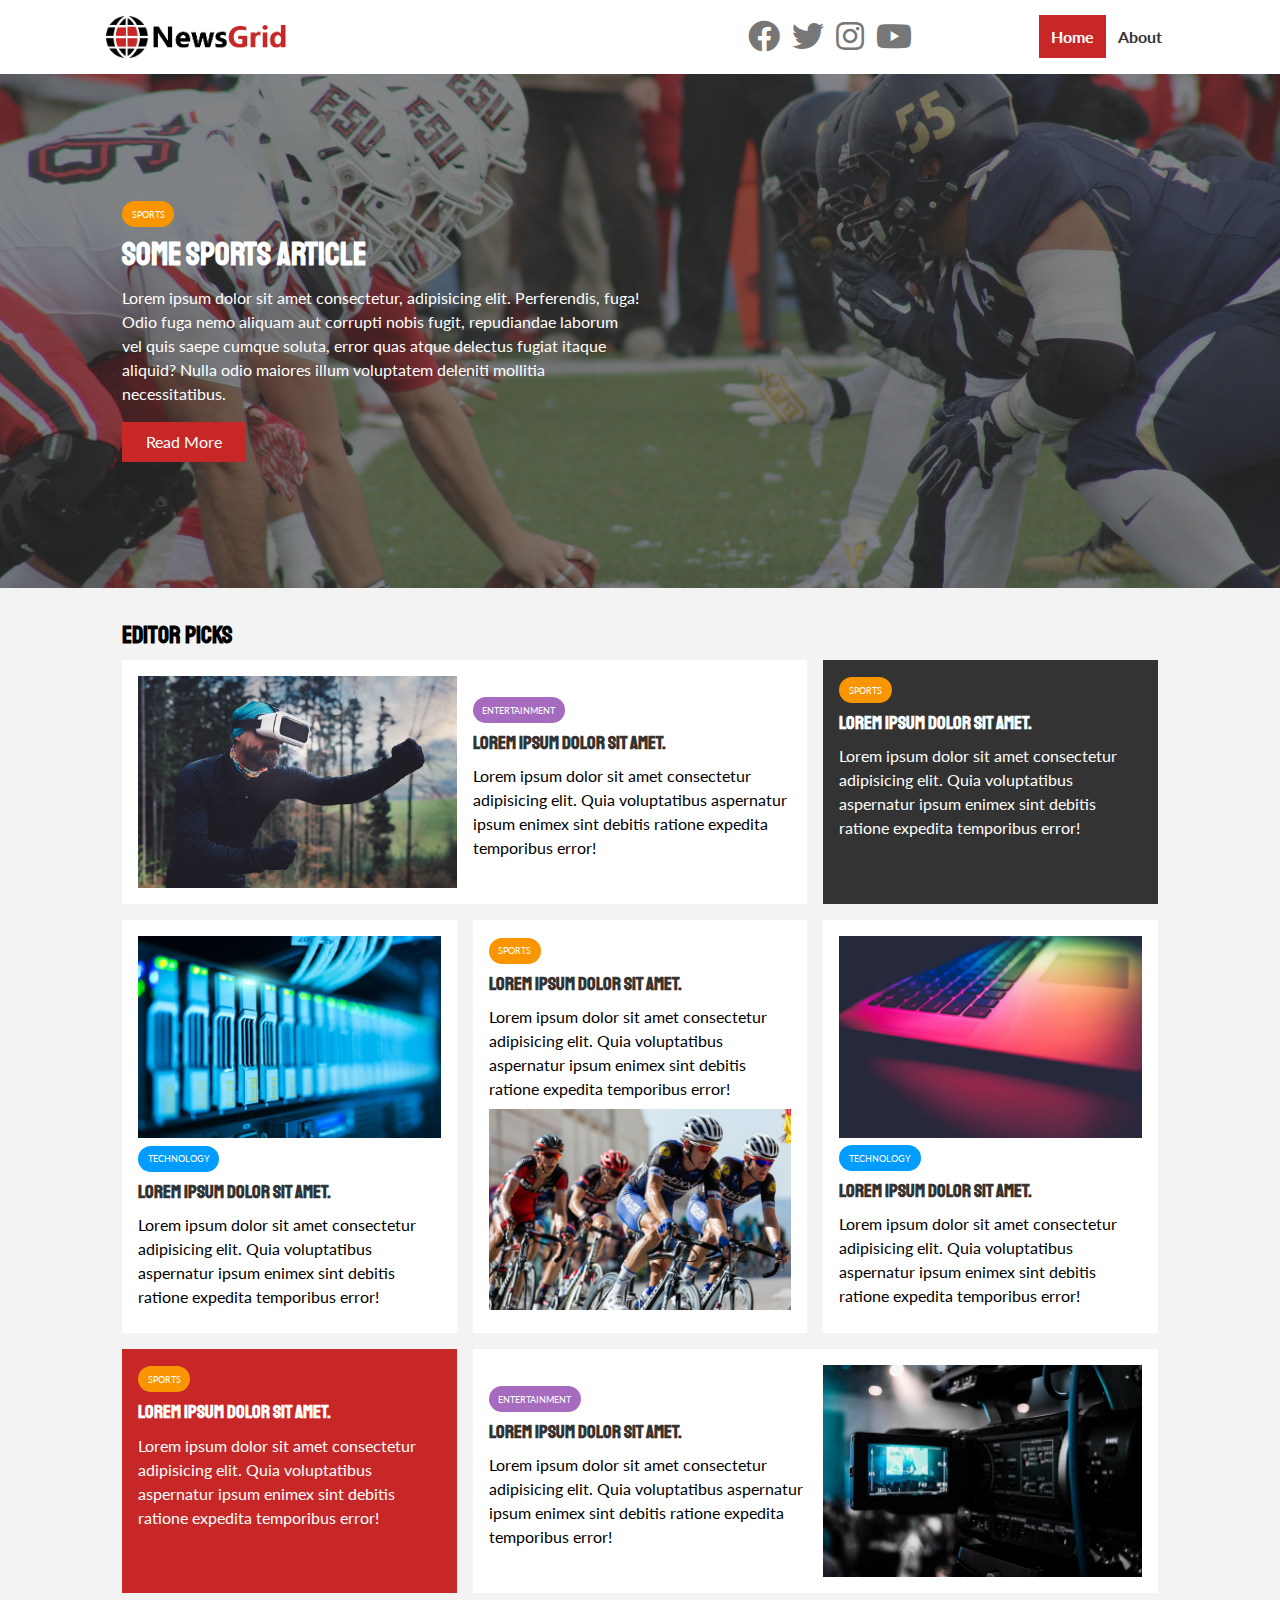
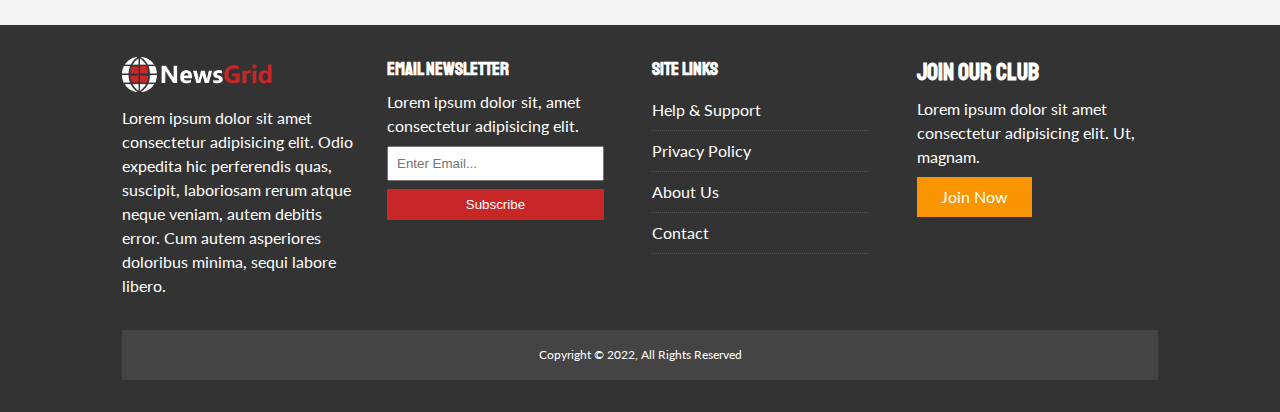
<file: index.html>
<!DOCTYPE html>
<html lang="en">
  <head>
    <meta charset="UTF-8" />
    <meta http-equiv="X-UA-Compatible" content="IE=edge" />
    <meta name="viewport" content="width=device-width, initial-scale=1.0" />
    <link
      rel="stylesheet"
      href="https://cdnjs.cloudflare.com/ajax/libs/font-awesome/5.6.3/css/all.css" />
    <link
      href="https://fonts.googleapis.com/css2?family=Lato&family=Staatliches&display=swap"
      rel="stylesheet" />
    <link rel="stylesheet" href="css/style.css" />
    <link
      rel="stylesheet"
      media="screen and (max-width: 768px)"
      href="css/mobile.css" />
    <link rel="shortcut icon" type="image/x-icon" href="favicon.ico" />
    <title>NewsGrid | Latest News</title>
  </head>

  <body>
    <nav id="main-nav">
      <div class="container">
        <img src="img/logo.png" alt="NewsGrid" class="logo" />
        <div class="social">
          <a href="http://facebook.com" target="_blank"
            ><i class="fab fa-facebook fa-2x"></i
          ></a>
          <a href="http://twitter.com" target="_blank"
            ><i class="fab fa-twitter fa-2x"></i
          ></a>
          <a href="http://instagram.com" target="_blank"
            ><i class="fab fa-instagram fa-2x"></i
          ></a>
          <a href="http://youtube.com" target="_blank"
            ><i class="fab fa-youtube fa-2x"></i
          ></a>
        </div>
        <ul>
          <li><a href="index.html" class="current">Home</a></li>
          <li><a href="about.html">About</a></li>
        </ul>
      </div>
    </nav>

    <!-- Showcase -->
    <header id="showcase">
      <div class="container">
        <div class="showcase-container">
          <div class="showcase-content">
            <div class="category category-sports">Sports</div>
            <h1>Some Sports Article</h1>
            <p>
              Lorem ipsum dolor sit amet consectetur, adipisicing elit.
              Perferendis, fuga! Odio fuga nemo aliquam aut corrupti nobis
              fugit, repudiandae laborum vel quis saepe cumque soluta, error
              quas atque delectus fugiat itaque aliquid? Nulla odio maiores
              illum voluptatem deleniti mollitia necessitatibus.
            </p>
            <a href="article.html" class="btn btn-primary">Read More</a>
          </div>
        </div>
      </div>
    </header>

    <!-- Home Articles -->
    <section id="home-articles" class="py-2">
      <div class="container">
        <h2>Editor Picks</h2>
        <div class="articles-container">
          <article class="card">
            <img src="img/articles/ent1.jpg" alt="" />
            <div>
              <div class="category category-ent">Entertainment</div>
              <h3>
                <a href="article.html">Lorem ipsum dolor sit amet.</a>
              </h3>
              <p>
                Lorem ipsum dolor sit amet consectetur adipisicing elit. Quia
                voluptatibus aspernatur ipsum enimex sint debitis ratione
                expedita temporibus error!
              </p>
            </div>
          </article>

          <article class="card bg-dark">
            <div class="category category-sports">Sports</div>
            <h3>
              <a href="article.html">Lorem ipsum dolor sit amet.</a>
            </h3>
            <p>
              Lorem ipsum dolor sit amet consectetur adipisicing elit. Quia
              voluptatibus aspernatur ipsum enimex sint debitis ratione expedita
              temporibus error!
            </p>
          </article>

          <article class="card">
            <img src="img/articles/tech1.jpg" alt="" />
            <div class="category category-tech">Technology</div>
            <h3>
              <a href="article.html">Lorem ipsum dolor sit amet.</a>
            </h3>
            <p>
              Lorem ipsum dolor sit amet consectetur adipisicing elit. Quia
              voluptatibus aspernatur ipsum enimex sint debitis ratione expedita
              temporibus error!
            </p>
          </article>

          <article class="card">
            <div class="category category-sports">Sports</div>
            <h3>
              <a href="article.html">Lorem ipsum dolor sit amet.</a>
            </h3>
            <p>
              Lorem ipsum dolor sit amet consectetur adipisicing elit. Quia
              voluptatibus aspernatur ipsum enimex sint debitis ratione expedita
              temporibus error!
            </p>
            <img src="img/articles/sports1.jpg" alt="" />
          </article>

          <article class="card">
            <img src="img/articles/tech2.jpg" alt="" />
            <div class="category category-tech">Technology</div>
            <h3>
              <a href="article.html">Lorem ipsum dolor sit amet.</a>
            </h3>
            <p>
              Lorem ipsum dolor sit amet consectetur adipisicing elit. Quia
              voluptatibus aspernatur ipsum enimex sint debitis ratione expedita
              temporibus error!
            </p>
          </article>

          <article class="card bg-primary">
            <div class="category category-sports">Sports</div>
            <h3>
              <a href="article.html">Lorem ipsum dolor sit amet.</a>
            </h3>
            <p>
              Lorem ipsum dolor sit amet consectetur adipisicing elit. Quia
              voluptatibus aspernatur ipsum enimex sint debitis ratione expedita
              temporibus error!
            </p>
          </article>

          <article class="card">
            <div>
              <div class="category category-ent">Entertainment</div>
              <h3>
                <a href="article.html">Lorem ipsum dolor sit amet.</a>
              </h3>
              <p>
                Lorem ipsum dolor sit amet consectetur adipisicing elit. Quia
                voluptatibus aspernatur ipsum enimex sint debitis ratione
                expedita temporibus error!
              </p>
            </div>
            <img src="img/articles/ent2.jpg" alt="" />
          </article>
        </div>
      </div>
    </section>

    <!-- Footer -->
    <footer id="main-footer" class="py-2">
      <div class="container footer-container">
        <div>
          <img src="img/logo_light.png" alt="NewsGrid" />
          <p>
            Lorem ipsum dolor sit amet consectetur adipisicing elit. Odio
            expedita hic perferendis quas, suscipit, laboriosam rerum atque
            neque veniam, autem debitis error. Cum autem asperiores doloribus
            minima, sequi labore libero.
          </p>
        </div>
        <div>
          <h3>Email Newsletter</h3>
          <p>Lorem ipsum dolor sit, amet consectetur adipisicing elit.</p>
          <form name="contact" method="POST" data-netlify="true">
            <input
              type="email"
              name="email"
              id=""
              placeholder="Enter Email..." />
            <input type="submit" value="Subscribe" class="btn btn-primary" />
          </form>
        </div>
        <div>
          <h3>Site Links</h3>
          <ul class="list">
            <li><a href="#">Help & Support</a></li>
            <li><a href="#">Privacy Policy</a></li>
            <li><a href="#">About Us</a></li>
            <li><a href="#">Contact</a></li>
          </ul>
        </div>
        <div>
          <h2>Join Our Club</h2>
          <p>
            Lorem ipsum dolor sit amet consectetur adipisicing elit. Ut, magnam.
          </p>
          <a href="#" class="btn btn-secondary">Join Now</a>
        </div>
        <div>
          <p>Copyright &copy; 2022, All Rights Reserved</p>
        </div>
      </div>
    </footer>
  </body>
</html>
</file>
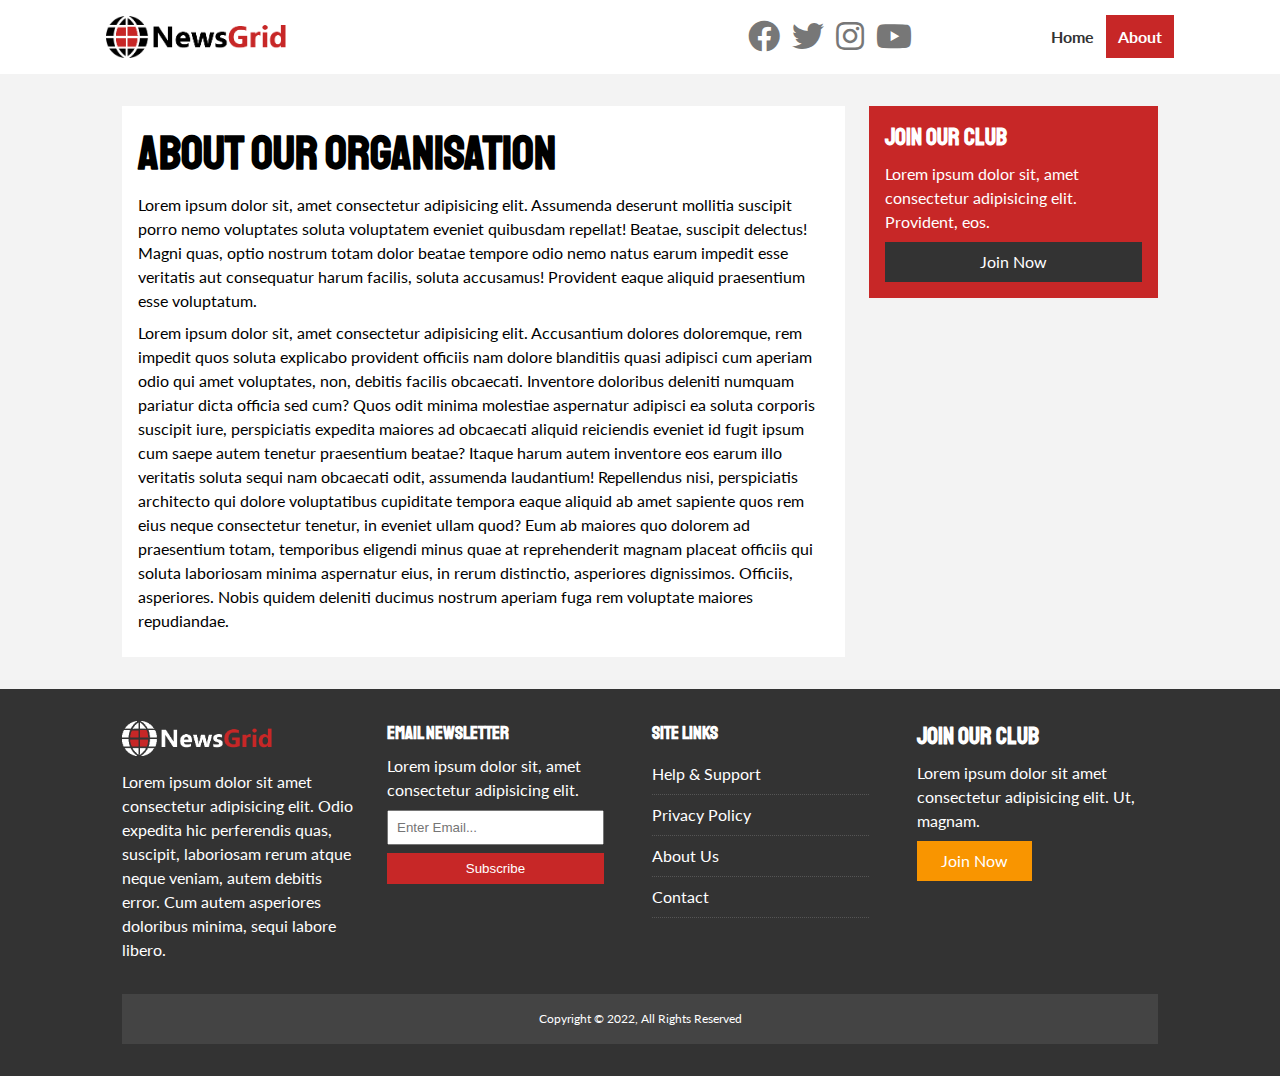
<file: about.html>
<!DOCTYPE html>
<html lang="en">
  <head>
    <meta charset="UTF-8" />
    <meta http-equiv="X-UA-Compatible" content="IE=edge" />
    <meta name="viewport" content="width=device-width, initial-scale=1.0" />
    <link
      rel="stylesheet"
      href="https://cdnjs.cloudflare.com/ajax/libs/font-awesome/5.6.3/css/all.css" />
    <link
      href="https://fonts.googleapis.com/css2?family=Lato&family=Staatliches&display=swap"
      rel="stylesheet" />
    <link rel="stylesheet" href="css/style.css" />
    <link
      rel="stylesheet"
      media="screen and (max-width: 768px)"
      href="css/mobile.css" />
    <link rel="shortcut icon" type="image/x-icon" href="favicon.ico" />
    <title>About</title>
  </head>

  <body>
    <nav id="main-nav">
      <div class="container">
        <img src="img/logo.png" alt="NewsGrid" class="logo" />
        <div class="social">
          <a href="http://facebook.com" target="_blank"
            ><i class="fab fa-facebook fa-2x"></i
          ></a>
          <a href="http://twitter.com" target="_blank"
            ><i class="fab fa-twitter fa-2x"></i
          ></a>
          <a href="http://instagram.com" target="_blank"
            ><i class="fab fa-instagram fa-2x"></i
          ></a>
          <a href="http://youtube.com" target="_blank"
            ><i class="fab fa-youtube fa-2x"></i
          ></a>
        </div>
        <ul>
          <li><a href="index.html">Home</a></li>
          <li><a href="about.html" class="current">About</a></li>
        </ul>
      </div>
    </nav>

    <section id="about">
      <div class="container">
        <div class="page-container">
          <article class="card">
            <h1 class="l-heading">About Our Organisation</h1>
            <p>
              Lorem ipsum dolor sit, amet consectetur adipisicing elit.
              Assumenda deserunt mollitia suscipit porro nemo voluptates soluta
              voluptatem eveniet quibusdam repellat! Beatae, suscipit delectus!
              Magni quas, optio nostrum totam dolor beatae tempore odio nemo
              natus earum impedit esse veritatis aut consequatur harum facilis,
              soluta accusamus! Provident eaque aliquid praesentium esse
              voluptatum.
            </p>
            <p>
              Lorem ipsum dolor sit, amet consectetur adipisicing elit.
              Accusantium dolores doloremque, rem impedit quos soluta explicabo
              provident officiis nam dolore blanditiis quasi adipisci cum
              aperiam odio qui amet voluptates, non, debitis facilis obcaecati.
              Inventore doloribus deleniti numquam pariatur dicta officia sed
              cum? Quos odit minima molestiae aspernatur adipisci ea soluta
              corporis suscipit iure, perspiciatis expedita maiores ad obcaecati
              aliquid reiciendis eveniet id fugit ipsum cum saepe autem tenetur
              praesentium beatae? Itaque harum autem inventore eos earum illo
              veritatis soluta sequi nam obcaecati odit, assumenda laudantium!
              Repellendus nisi, perspiciatis architecto qui dolore voluptatibus
              cupiditate tempora eaque aliquid ab amet sapiente quos rem eius
              neque consectetur tenetur, in eveniet ullam quod? Eum ab maiores
              quo dolorem ad praesentium totam, temporibus eligendi minus quae
              at reprehenderit magnam placeat officiis qui soluta laboriosam
              minima aspernatur eius, in rerum distinctio, asperiores
              dignissimos. Officiis, asperiores. Nobis quidem deleniti ducimus
              nostrum aperiam fuga rem voluptate maiores repudiandae.
            </p>
          </article>
          <aside class="card bg-primary">
            <h2>Join Our Club</h2>
            <p>
              Lorem ipsum dolor sit, amet consectetur adipisicing elit.
              Provident, eos.
            </p>
            <a href="#" class="btn btn-dark btn-block">Join Now</a>
          </aside>
        </div>
      </div>
    </section>

    <!-- Footer -->
    <footer id="main-footer" class="py-2">
      <div class="container footer-container">
        <div>
          <img src="img/logo_light.png" alt="NewsGrid" />
          <p>
            Lorem ipsum dolor sit amet consectetur adipisicing elit. Odio
            expedita hic perferendis quas, suscipit, laboriosam rerum atque
            neque veniam, autem debitis error. Cum autem asperiores doloribus
            minima, sequi labore libero.
          </p>
        </div>
        <div>
          <h3>Email Newsletter</h3>
          <p>Lorem ipsum dolor sit, amet consectetur adipisicing elit.</p>
          <form name="contact" method="POST" data-netlify="true">
            <input
              type="email"
              name="email"
              id=""
              placeholder="Enter Email..." />
            <input type="submit" value="Subscribe" class="btn btn-primary" />
          </form>
        </div>
        <div>
          <h3>Site Links</h3>
          <ul class="list">
            <li><a href="#">Help & Support</a></li>
            <li><a href="#">Privacy Policy</a></li>
            <li><a href="#">About Us</a></li>
            <li><a href="#">Contact</a></li>
          </ul>
        </div>
        <div>
          <h2>Join Our Club</h2>
          <p>
            Lorem ipsum dolor sit amet consectetur adipisicing elit. Ut, magnam.
          </p>
          <a href="#" class="btn btn-secondary">Join Now</a>
        </div>
        <div>
          <p>Copyright &copy; 2022, All Rights Reserved</p>
        </div>
      </div>
    </footer>
  </body>
</html>
</file>
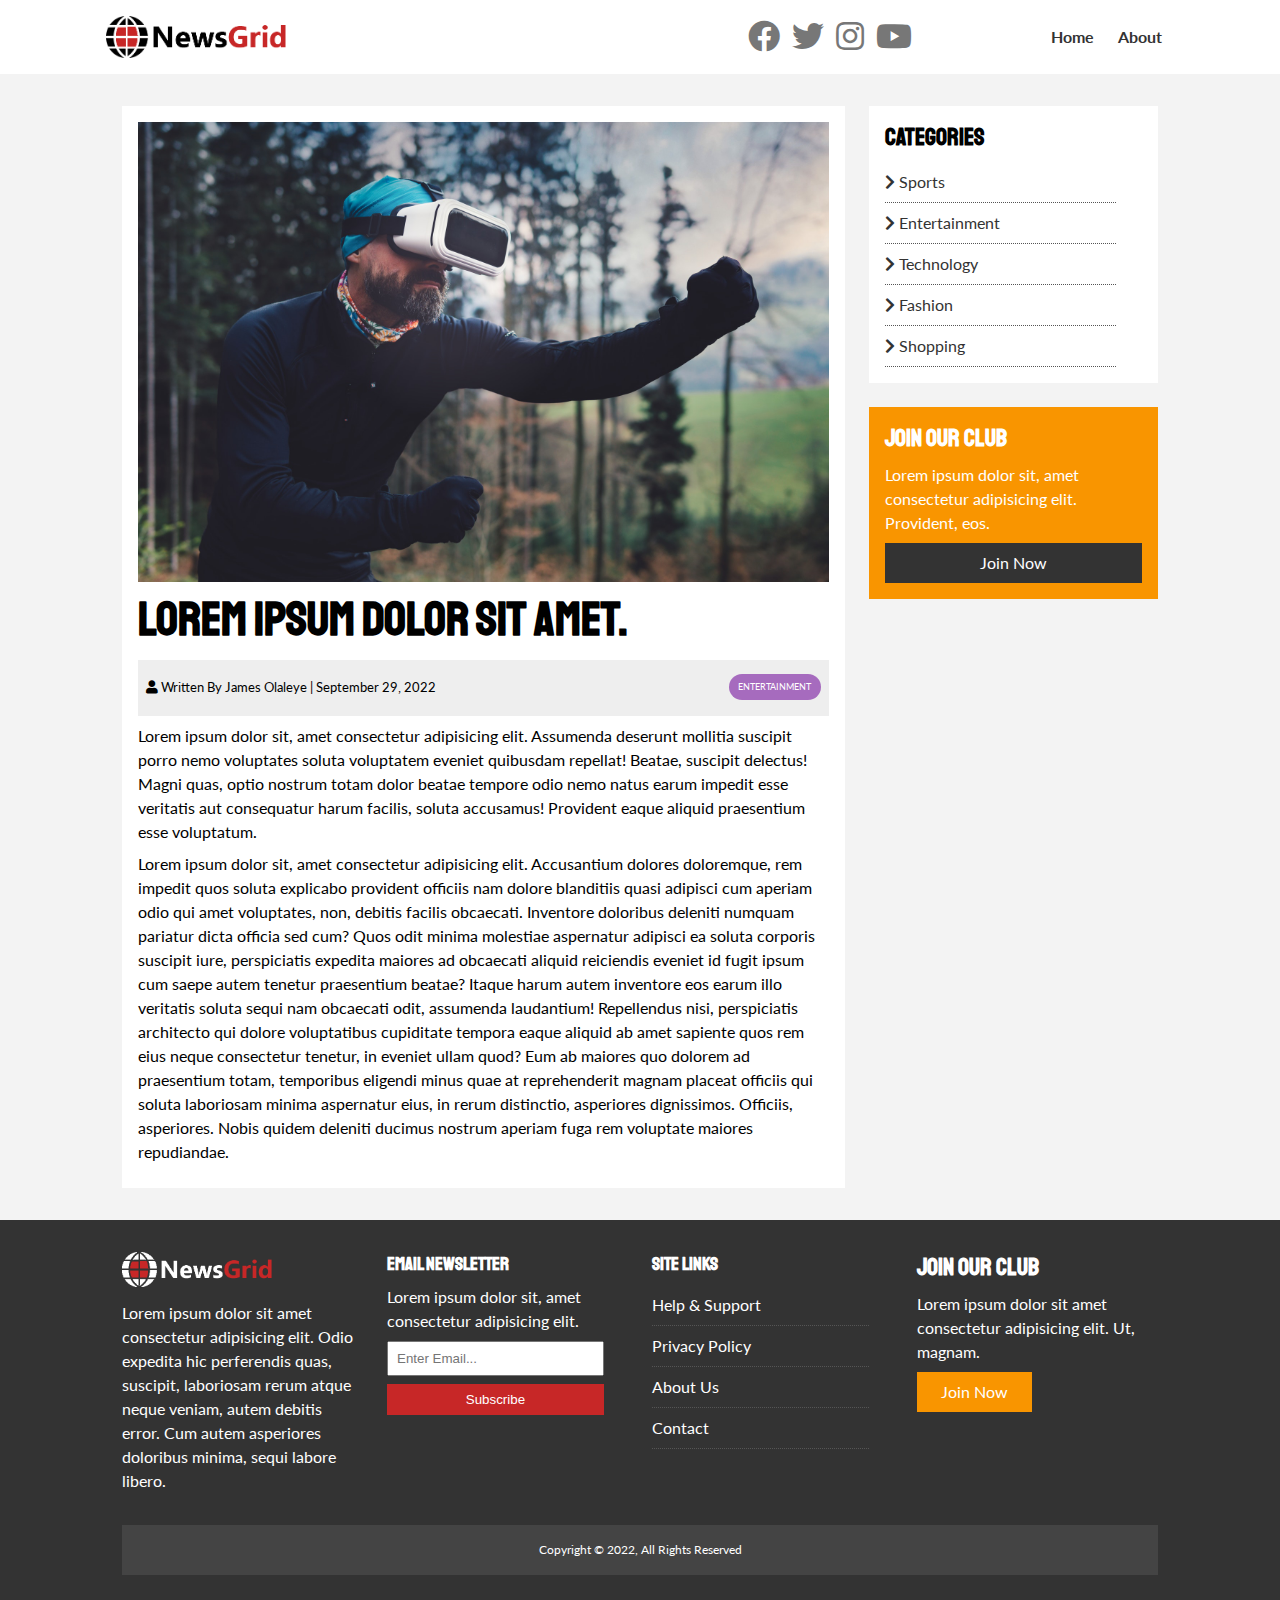
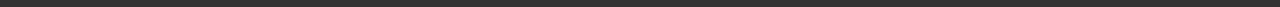
<file: article.html>
<!DOCTYPE html>
<html lang="en">
  <head>
    <meta charset="UTF-8" />
    <meta http-equiv="X-UA-Compatible" content="IE=edge" />
    <meta name="viewport" content="width=device-width, initial-scale=1.0" />
    <link
      rel="stylesheet"
      href="https://cdnjs.cloudflare.com/ajax/libs/font-awesome/5.6.3/css/all.css" />
    <link
      href="https://fonts.googleapis.com/css2?family=Lato&family=Staatliches&display=swap"
      rel="stylesheet" />
    <link rel="stylesheet" href="css/style.css" />
    <link
      rel="stylesheet"
      media="screen and (max-width: 768px)"
      href="css/mobile.css" />
    <link rel="shortcut icon" type="image/x-icon" href="favicon.ico" />
    <title>Latest News</title>
  </head>

  <body>
    <nav id="main-nav">
      <div class="container">
        <img src="img/logo.png" alt="NewsGrid" class="logo" />
        <div class="social">
          <a href="http://facebook.com" target="_blank"
            ><i class="fab fa-facebook fa-2x"></i
          ></a>
          <a href="http://twitter.com" target="_blank"
            ><i class="fab fa-twitter fa-2x"></i
          ></a>
          <a href="http://instagram.com" target="_blank"
            ><i class="fab fa-instagram fa-2x"></i
          ></a>
          <a href="http://youtube.com" target="_blank"
            ><i class="fab fa-youtube fa-2x"></i
          ></a>
        </div>
        <ul>
          <li><a href="index.html">Home</a></li>
          <li><a href="about.html">About</a></li>
        </ul>
      </div>
    </nav>

    <section id="article">
      <div class="container">
        <div class="page-container">
          <article class="card">
            <img src="img/articles/ent1.jpg" alt="" />
            <h1 class="l-heading">Lorem ipsum dolor sit amet.</h1>
            <div class="meta">
              <small>
                <i class="fas fa-user"></i> Written By James Olaleye | September
                29, 2022
              </small>
              <div class="category category-ent">Entertainment</div>
            </div>
            <p>
              Lorem ipsum dolor sit, amet consectetur adipisicing elit.
              Assumenda deserunt mollitia suscipit porro nemo voluptates soluta
              voluptatem eveniet quibusdam repellat! Beatae, suscipit delectus!
              Magni quas, optio nostrum totam dolor beatae tempore odio nemo
              natus earum impedit esse veritatis aut consequatur harum facilis,
              soluta accusamus! Provident eaque aliquid praesentium esse
              voluptatum.
            </p>
            <p>
              Lorem ipsum dolor sit, amet consectetur adipisicing elit.
              Accusantium dolores doloremque, rem impedit quos soluta explicabo
              provident officiis nam dolore blanditiis quasi adipisci cum
              aperiam odio qui amet voluptates, non, debitis facilis obcaecati.
              Inventore doloribus deleniti numquam pariatur dicta officia sed
              cum? Quos odit minima molestiae aspernatur adipisci ea soluta
              corporis suscipit iure, perspiciatis expedita maiores ad obcaecati
              aliquid reiciendis eveniet id fugit ipsum cum saepe autem tenetur
              praesentium beatae? Itaque harum autem inventore eos earum illo
              veritatis soluta sequi nam obcaecati odit, assumenda laudantium!
              Repellendus nisi, perspiciatis architecto qui dolore voluptatibus
              cupiditate tempora eaque aliquid ab amet sapiente quos rem eius
              neque consectetur tenetur, in eveniet ullam quod? Eum ab maiores
              quo dolorem ad praesentium totam, temporibus eligendi minus quae
              at reprehenderit magnam placeat officiis qui soluta laboriosam
              minima aspernatur eius, in rerum distinctio, asperiores
              dignissimos. Officiis, asperiores. Nobis quidem deleniti ducimus
              nostrum aperiam fuga rem voluptate maiores repudiandae.
            </p>
          </article>

          <aside id="categories" class="card">
            <h2>Categories</h2>
            <ul class="list">
              <li>
                <a href="#"><i class="fas fa-chevron-right"></i> Sports</a>
              </li>
              <li>
                <a href="#"
                  ><i class="fas fa-chevron-right"></i> Entertainment</a
                >
              </li>
              <li>
                <a href="#"><i class="fas fa-chevron-right"></i> Technology</a>
              </li>
              <li>
                <a href="#"><i class="fas fa-chevron-right"></i> Fashion</a>
              </li>
              <li>
                <a href="#"><i class="fas fa-chevron-right"></i> Shopping</a>
              </li>
            </ul>
          </aside>

          <aside class="card bg-secondary">
            <h2>Join Our Club</h2>
            <p>
              Lorem ipsum dolor sit, amet consectetur adipisicing elit.
              Provident, eos.
            </p>
            <a href="#" class="btn btn-dark btn-block">Join Now</a>
          </aside>
        </div>
      </div>
    </section>

    <!-- Footer -->
    <footer id="main-footer" class="py-2">
      <div class="container footer-container">
        <div>
          <img src="img/logo_light.png" alt="NewsGrid" />
          <p>
            Lorem ipsum dolor sit amet consectetur adipisicing elit. Odio
            expedita hic perferendis quas, suscipit, laboriosam rerum atque
            neque veniam, autem debitis error. Cum autem asperiores doloribus
            minima, sequi labore libero.
          </p>
        </div>
        <div>
          <h3>Email Newsletter</h3>
          <p>Lorem ipsum dolor sit, amet consectetur adipisicing elit.</p>
          <form name="contact" method="POST" data-netlify="true">
            <input
              type="email"
              name="email"
              id=""
              placeholder="Enter Email..." />
            <input type="submit" value="Subscribe" class="btn btn-primary" />
          </form>
        </div>
        <div>
          <h3>Site Links</h3>
          <ul class="list">
            <li><a href="#">Help & Support</a></li>
            <li><a href="#">Privacy Policy</a></li>
            <li><a href="#">About Us</a></li>
            <li><a href="#">Contact</a></li>
          </ul>
        </div>
        <div>
          <h2>Join Our Club</h2>
          <p>
            Lorem ipsum dolor sit amet consectetur adipisicing elit. Ut, magnam.
          </p>
          <a href="#" class="btn btn-secondary">Join Now</a>
        </div>
        <div>
          <p>Copyright &copy; 2022, All Rights Reserved</p>
        </div>
      </div>
    </footer>
  </body>
</html>
</file>
<file: css/style.css>
:root {
    --primary-color: #c72727;
    --secondary-color: #f99500;
    --light-color: #f3f3f3;
    --dark-color: #333;
    --max-width: 1100px;
}

.category {
    --sports-color: #f99500;
    --ent-color: #a66bbe;
    --tech-color: #009cff;
}

* {
    margin: 0;
    padding: 0;
    box-sizing: border-box;
}

body {
    font-family: 'Lato', sans-serif;
    line-height: 1.5;
    background: var(--light-color);
}

a {
    color: #333;
    text-decoration: none;
}

ul {
    list-style: none;
}

img {
    width: 100%;
}

p {
    margin: .5rem 0;
}

h1, h2, h3, h4, h5, h6 {
    font-family: 'Staatliches', cursive;
    margin-bottom: .55rem;
    line-height: 1.3;
}

/* Utility */
.container {
    max-width: var(--max-width);
    margin: auto;
    padding: 0 2rem;
    overflow: hidden;
}

.category {
    display: inline-block;
    color: #fff;
    font-size: 0.55rem;
    text-transform: uppercase;
    padding: 0.4rem 0.6rem;
    border-radius: 15px;
    margin-bottom: 0.5rem;
}

.category-sports { background: var(--sports-color); }
.category-ent { background: var(--ent-color); }
.category-tech { background: var(--tech-color); }

.btn {
    display: inline-block;
    border: none;
    background: var(--dark-color);
    color: #fff;
    padding: 0.5rem 1.5rem;
}

.btn-light { background: var(--light-color); }
.btn-primary { background: var(--primary-color); }
.btn-secondary { background: var(--secondary-color); }

.btn-block {
    display: block;
    width: 100%;
    text-align: center;
}

.btn:hover {
    opacity: 0.8;
}

.card {
    background: #fff;
    padding: 1rem;
}

.bg-dark {
    background: var(--dark-color);
    color: #fff;
}

.bg-primary {
    background: var(--primary-color);
    color: #fff;
}

.bg-secondary {
    background: var(--secondary-color);
    color: #fff;
}

.bg-dark h1,
.bg-dark h2,
.bg-dark h3,
.bg-dark a,
.bg-primary h1,
.bg-primary h2,
.bg-primary h3,
.bg-primary a,
.bg-secondary h1,
.bg-secondary h2,
.bg-secondary h3,
.bg-secondary a {
    color: #fff;
}

.py-1 { padding: 1.5rem 0 }
.py-2 { padding: 2rem 0 }
.py-3 { padding: 3rem 0 }
.p-1 { padding: 1.5rem }
.p-2 { padding: 2rem }
.p-3 { padding: 3rem }

.l-heading {
    font-size: 3rem;
}

.list li {
    padding: .5rem 0;
    border-bottom: #555 dotted 1px;
    width: 90%;
}

.list li a:hover {
    color: var(--primary-color) !important;
}

/* Inner Page Grid container */
.page-container {
    display: grid;
    grid-template-columns: 5fr 2fr;
    margin: 2rem 0;
    grid-gap: 1.5rem;
 }

 .page-container > *:first-child {
    grid-row: 1 / span 3;
 }

/* Navigation */
#main-nav {
    background: #fff;
    position: sticky;
    top: 0;
    z-index: 2;
}

#main-nav .container {
    display: grid;
    grid-template-columns: 6fr 3fr 2fr;
    padding: 1rem;
    align-items: center;
}

#main-nav .logo {
    width: 180px;
}

#main-nav ul {
    justify-self: end;
    display: flex;
}

#main-nav ul li a {
    padding: 0.75rem;
    font-weight: bold;
}

#main-nav ul li a.current {
    background: var(--primary-color);
    color: #fff;
}

#main-nav ul li a.current:hover {
    background: var(--light-color);
    color: var(--dark-color);
}

#main-nav .social {
    justify-self: center;
}

#main-nav .social i {
    color: #777;
    margin-right: .5rem;
}

#main-nav .social i:hover {
    color: var(--primary-color);
}

/* Showcase */
#showcase {
    color: #fff;
    background: #333;
    padding: 2rem;
    position: relative;
}

#showcase:before {
    content: '';
    background: url('../img/featured.jpg') no-repeat center center/cover;
    position: absolute;
    top: 0;
    left: 0;
    width: 100%;
    height: 100%;
    opacity: 0.4;
}

#showcase .showcase-container {
    display: grid;
    grid-template-columns: repeat(2, 1fr);
    justify-content: center;
    align-items: center;
    height: 50vh;
}

#showcase .showcase-content {
    z-index: 1;
}

#showcase .showcase-content p {
    margin-bottom: 1rem;
}

/* Home Articles */
#home-articles .articles-container {
    display: grid;
    grid-template-columns: repeat(3, 1fr);
    grid-gap: 1rem;
}

#home-articles .articles-container > *:first-child,
#home-articles .articles-container > *:last-child {
    display: grid;
    grid-template-columns: repeat(2, 1fr);
    grid-gap: 1rem;
    align-items: center;
    grid-column: 1 / span 2;
}

#home-articles .articles-container > *:last-child {
    grid-column: 2 / span 2;
}

#article .meta {
    display: flex;
    justify-content: space-between;
    align-items: center;
    background: #eee;
    padding: 0.5rem;
}

#article .meta .category {
    margin-top: 0.4rem;
}

/* Footer */
#main-footer {
    background: var(--dark-color);
    color: #fff;
}

#main-footer img {
    width: 150px;
}

#main-footer a {
    color: #fff;
}

#main-footer .footer-container {
    display: grid;
    grid-template-columns: repeat(4, 1fr);
    grid-gap: 1.5rem;
}

#main-footer .footer-container >*:last-child {
    background: #444;
    grid-column: 1 / span 4;
    padding: .5rem;
    text-align: center;
    font-size: 0.75rem;
}

#main-footer .footer-container input[type='email'] {
    width: 90%;
    padding: 0.5rem;
    margin-bottom: 0.5rem;
}

#main-footer .footer-container input[type='submit'] {
    width: 90%;
}
</file>
<file: css/mobile.css>
/* Navigation */
#main-nav .social {
    display: none;
}

#main-nav .container {
    grid-template-columns: 1fr;
    grid-gap: 1.2rem;
}

#main-nav ul,
#main-nav .logo {
   justify-self: center;
}

#main-nav ul li a {
    padding: 0.5rem;
}

/* Home Articles */
#home-articles .articles-container {
    grid-template-columns: repeat(2, 1fr);
}

#home-articles .articles-container > *:first-child,
#home-articles .articles-container > *:last-child {
    grid-template-columns: 1fr;
    grid-column: 1;
}

@media (max-width: 600px) {
    /* Stack Grid Items */
    #showcase .showcase-container,
    #home-articles .articles-container,
    #main-footer .footer-container {
        grid-template-columns: 1fr;
    }

    #main-footer .footer-container > *:last-child {
        grid-column: 1;
    }

    #main-footer .footer-container > *:first-child,
    #main-footer .footer-container > *:nth-child(2) {
        border-bottom: #444 dotted 1px;
        padding-bottom: 1rem;
    }

    .page-container {
        grid-template-columns: 1fr;
        text-align: center;
    }

    .page-container > *:first-child {
        grid-row: 1;
     }

     .l-heading {
        font-size: 2rem;
     }
}
</file>
